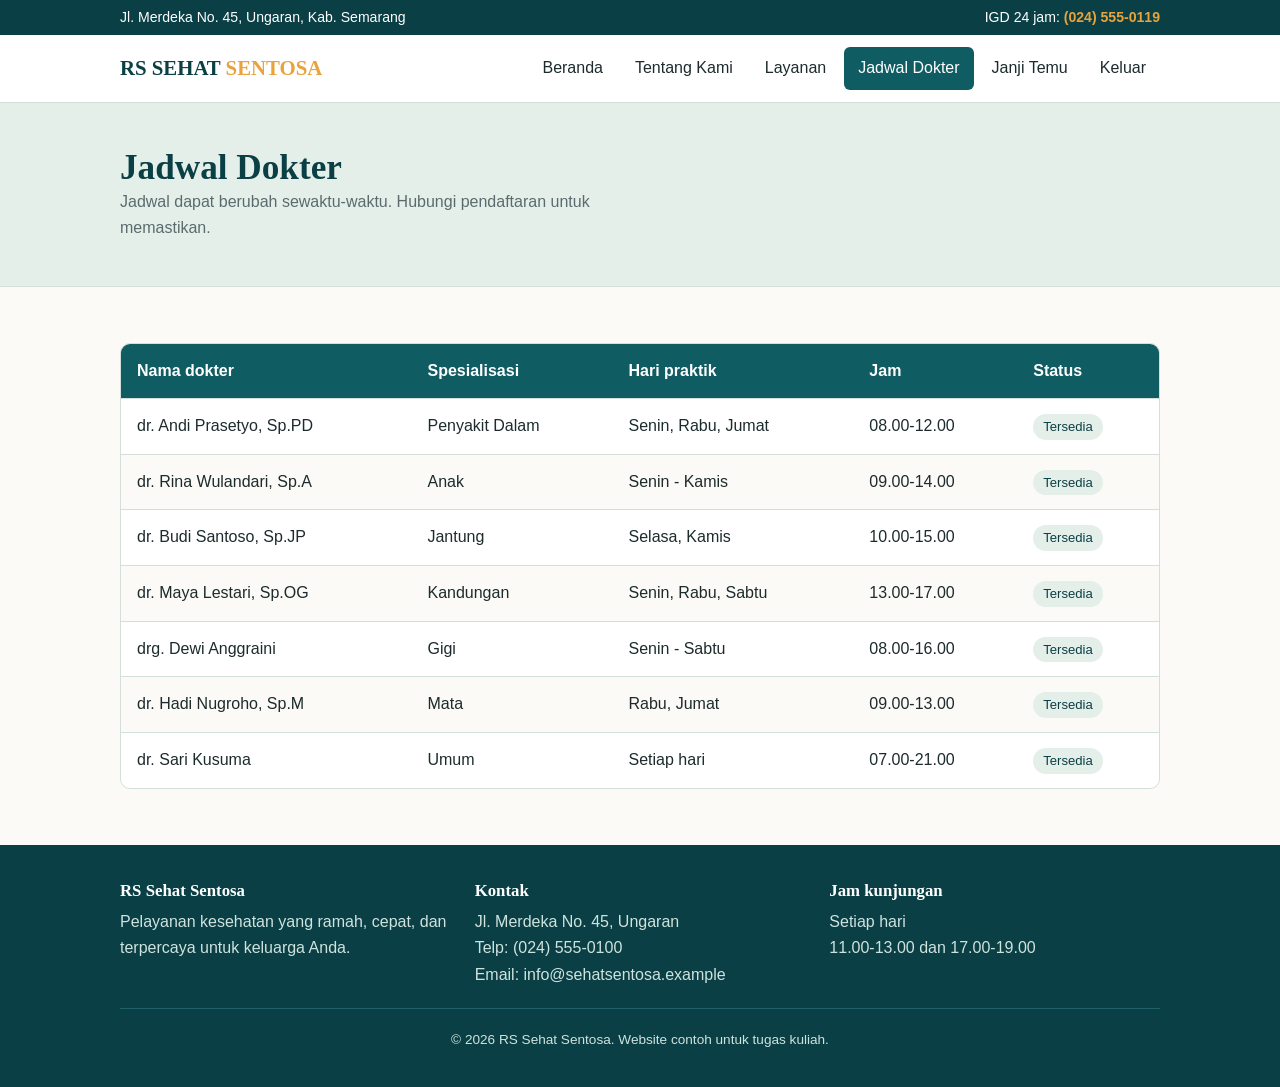
<file: dokter.html>
<!DOCTYPE html>
<html lang="id">
<head>
<meta charset="UTF-8">
<meta name="viewport" content="width=device-width, initial-scale=1">
<title>Jadwal Dokter - RS SEHAT SENTOSA</title>
<link rel="stylesheet" href="style.css">
</head>
<body>
<div class="topbar"><div class="wrap"><span>Jl. Merdeka No. 45, Ungaran, Kab. Semarang</span><span>IGD 24 jam: <strong>(024) 555-0119</strong></span></div></div>
<header class="navbar"><div class="wrap">
<a class="brand" href="index.html">RS SEHAT <span>SENTOSA</span></a>
<nav><ul class="menu"><li><a href="index.html">Beranda</a></li><li><a href="tentang.html">Tentang Kami</a></li><li><a href="layanan.html">Layanan</a></li><li><a href="dokter.html" class="aktif">Jadwal Dokter</a></li><li><a href="kontak.html">Janji Temu</a></li><li><a href="login.html">Keluar</a></li></ul></nav>
</div></header>
<main>
<div class="judul-halaman"><div class="wrap"><h1>Jadwal Dokter</h1><p>Jadwal dapat berubah sewaktu-waktu. Hubungi pendaftaran untuk memastikan.</p></div></div>
<section class="blok"><div class="wrap"><div class="bungkus-tabel"><table>
<thead><tr><th>Nama dokter</th><th>Spesialisasi</th><th>Hari praktik</th><th>Jam</th><th>Status</th></tr></thead>
<tbody>
<tr><td>dr. Andi Prasetyo, Sp.PD</td><td>Penyakit Dalam</td><td>Senin, Rabu, Jumat</td><td>08.00-12.00</td><td><span class="status">Tersedia</span></td></tr>
<tr><td>dr. Rina Wulandari, Sp.A</td><td>Anak</td><td>Senin - Kamis</td><td>09.00-14.00</td><td><span class="status">Tersedia</span></td></tr>
<tr><td>dr. Budi Santoso, Sp.JP</td><td>Jantung</td><td>Selasa, Kamis</td><td>10.00-15.00</td><td><span class="status">Tersedia</span></td></tr>
<tr><td>dr. Maya Lestari, Sp.OG</td><td>Kandungan</td><td>Senin, Rabu, Sabtu</td><td>13.00-17.00</td><td><span class="status">Tersedia</span></td></tr>
<tr><td>drg. Dewi Anggraini</td><td>Gigi</td><td>Senin - Sabtu</td><td>08.00-16.00</td><td><span class="status">Tersedia</span></td></tr>
<tr><td>dr. Hadi Nugroho, Sp.M</td><td>Mata</td><td>Rabu, Jumat</td><td>09.00-13.00</td><td><span class="status">Tersedia</span></td></tr>
<tr><td>dr. Sari Kusuma</td><td>Umum</td><td>Setiap hari</td><td>07.00-21.00</td><td><span class="status">Tersedia</span></td></tr>
</tbody></table></div></div></section>
</main><footer><div class="wrap">
<div><h3>RS Sehat Sentosa</h3><p>Pelayanan kesehatan yang ramah, cepat, dan terpercaya untuk keluarga Anda.</p></div>
<div><h3>Kontak</h3><p>Jl. Merdeka No. 45, Ungaran<br>Telp: (024) 555-0100<br>Email: info@sehatsentosa.example</p></div>
<div><h3>Jam kunjungan</h3><p>Setiap hari<br>11.00-13.00 dan 17.00-19.00</p></div>
</div><div class="wrap"><p class="hak-cipta">&copy; 2026 RS Sehat Sentosa. Website contoh untuk tugas kuliah.</p></div></footer>
</body>
</html>
</file>
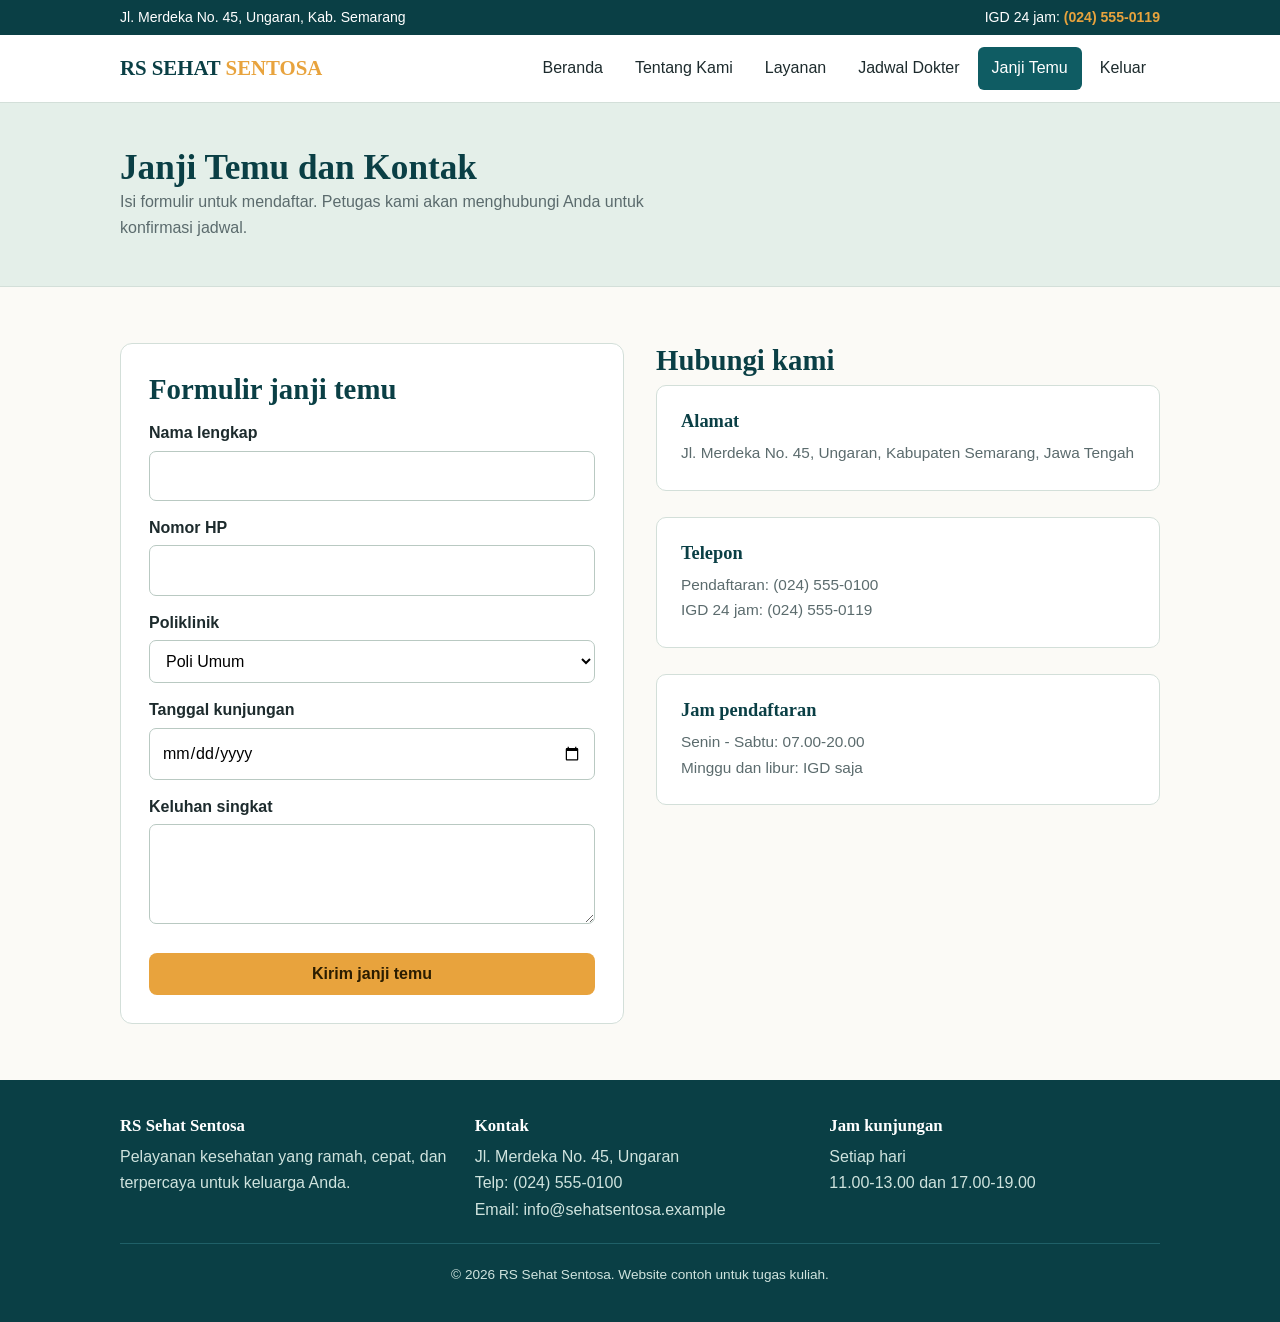
<file: kontak.html>
<!DOCTYPE html>
<html lang="id">
<head>
<meta charset="UTF-8">
<meta name="viewport" content="width=device-width, initial-scale=1">
<title>Janji Temu - RS SEHAT SENTOSA</title>
<link rel="stylesheet" href="style.css">
</head>
<body>
<div class="topbar"><div class="wrap"><span>Jl. Merdeka No. 45, Ungaran, Kab. Semarang</span><span>IGD 24 jam: <strong>(024) 555-0119</strong></span></div></div>
<header class="navbar"><div class="wrap">
<a class="brand" href="index.html">RS SEHAT <span>SENTOSA</span></a>
<nav><ul class="menu"><li><a href="index.html">Beranda</a></li><li><a href="tentang.html">Tentang Kami</a></li><li><a href="layanan.html">Layanan</a></li><li><a href="dokter.html">Jadwal Dokter</a></li><li><a href="kontak.html" class="aktif">Janji Temu</a></li><li><a href="login.html">Keluar</a></li></ul></nav>
</div></header>
<main>
<div class="judul-halaman"><div class="wrap"><h1>Janji Temu dan Kontak</h1><p>Isi formulir untuk mendaftar. Petugas kami akan menghubungi Anda untuk konfirmasi jadwal.</p></div></div>
<section class="blok"><div class="wrap dua-kolom">
<form class="form" action="kontak.html" method="get">
<h2>Formulir janji temu</h2>
<label for="nama">Nama lengkap</label><input type="text" id="nama" name="nama" required>
<label for="hp">Nomor HP</label><input type="tel" id="hp" name="hp" required>
<label for="poli">Poliklinik</label>
<select id="poli" name="poli"><option>Poli Umum</option><option>Poli Jantung</option><option>Poli Anak</option><option>Poli Kandungan</option><option>Poli Gigi</option><option>Poli Mata</option></select>
<label for="tanggal">Tanggal kunjungan</label><input type="date" id="tanggal" name="tanggal" required>
<label for="keluhan">Keluhan singkat</label><textarea id="keluhan" name="keluhan"></textarea>
<button type="submit" class="tombol">Kirim janji temu</button>
</form>
<div><h2>Hubungi kami</h2>
<div class="kartu"><h3>Alamat</h3><p>Jl. Merdeka No. 45, Ungaran, Kabupaten Semarang, Jawa Tengah</p></div><br>
<div class="kartu"><h3>Telepon</h3><p>Pendaftaran: (024) 555-0100<br>IGD 24 jam: (024) 555-0119</p></div><br>
<div class="kartu"><h3>Jam pendaftaran</h3><p>Senin - Sabtu: 07.00-20.00<br>Minggu dan libur: IGD saja</p></div>
</div></div></section>
</main><footer><div class="wrap">
<div><h3>RS Sehat Sentosa</h3><p>Pelayanan kesehatan yang ramah, cepat, dan terpercaya untuk keluarga Anda.</p></div>
<div><h3>Kontak</h3><p>Jl. Merdeka No. 45, Ungaran<br>Telp: (024) 555-0100<br>Email: info@sehatsentosa.example</p></div>
<div><h3>Jam kunjungan</h3><p>Setiap hari<br>11.00-13.00 dan 17.00-19.00</p></div>
</div><div class="wrap"><p class="hak-cipta">&copy; 2026 RS Sehat Sentosa. Website contoh untuk tugas kuliah.</p></div></footer>
</body>
</html>
</file>
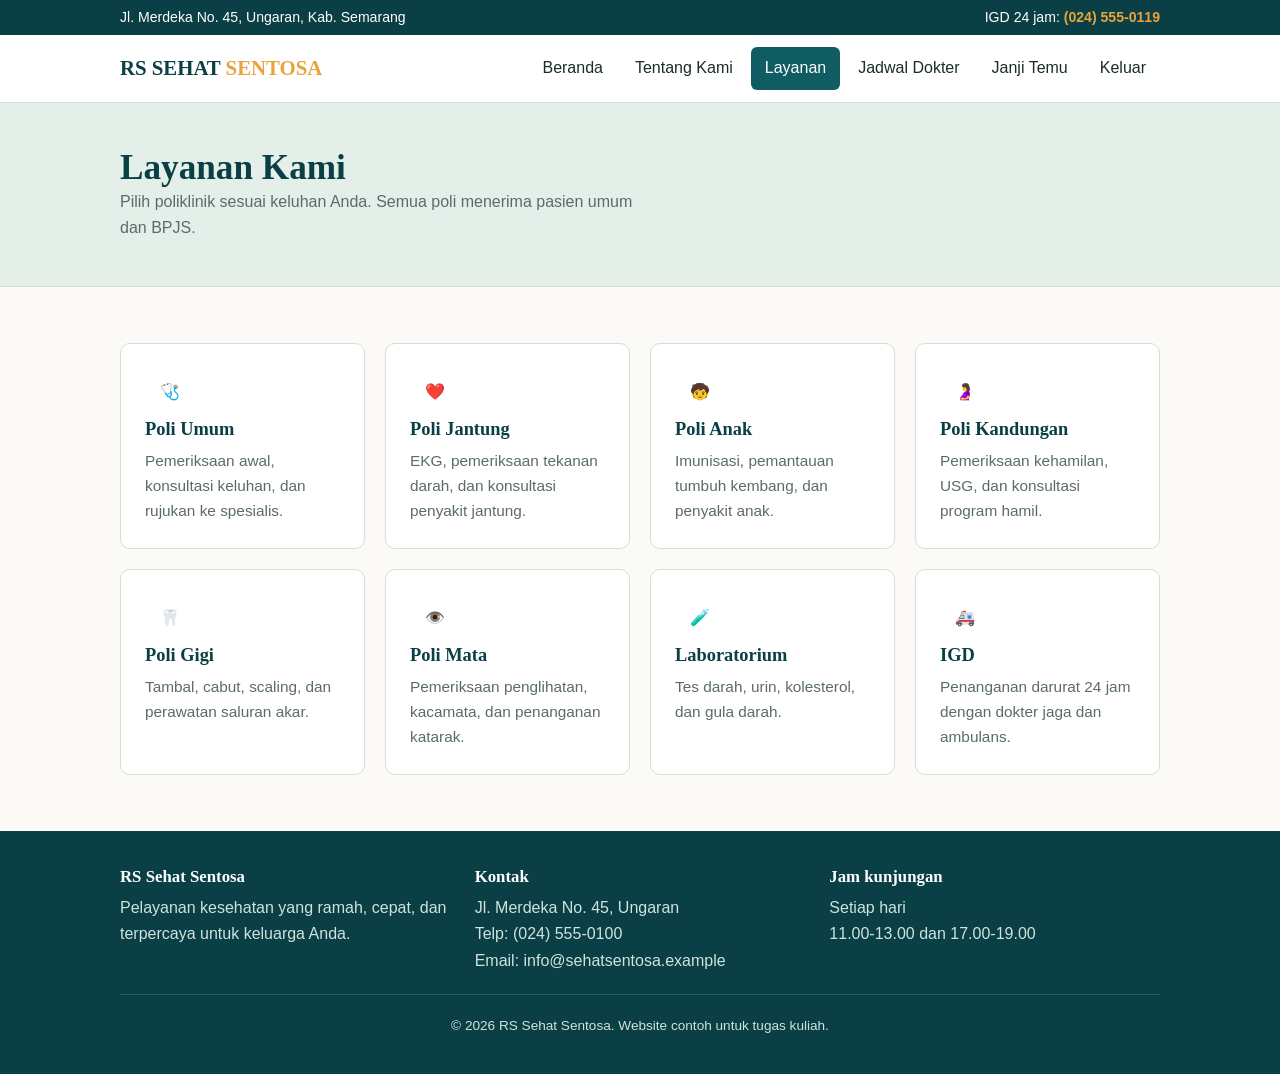
<file: layanan.html>
<!DOCTYPE html>
<html lang="id">
<head>
<meta charset="UTF-8">
<meta name="viewport" content="width=device-width, initial-scale=1">
<title>Layanan - RS SEHAT SENTOSA</title>
<link rel="stylesheet" href="style.css">
</head>
<body>
<div class="topbar"><div class="wrap"><span>Jl. Merdeka No. 45, Ungaran, Kab. Semarang</span><span>IGD 24 jam: <strong>(024) 555-0119</strong></span></div></div>
<header class="navbar"><div class="wrap">
<a class="brand" href="index.html">RS SEHAT <span>SENTOSA</span></a>
<nav><ul class="menu"><li><a href="index.html">Beranda</a></li><li><a href="tentang.html">Tentang Kami</a></li><li><a href="layanan.html" class="aktif">Layanan</a></li><li><a href="dokter.html">Jadwal Dokter</a></li><li><a href="kontak.html">Janji Temu</a></li><li><a href="login.html">Keluar</a></li></ul></nav>
</div></header>
<main>
<div class="judul-halaman"><div class="wrap"><h1>Layanan Kami</h1><p>Pilih poliklinik sesuai keluhan Anda. Semua poli menerima pasien umum dan BPJS.</p></div></div>
<section class="blok"><div class="wrap"><div class="grid">
<div class="kartu"><div class="ikon">🩺</div><h3>Poli Umum</h3><p>Pemeriksaan awal, konsultasi keluhan, dan rujukan ke spesialis.</p></div>
<div class="kartu"><div class="ikon">❤️</div><h3>Poli Jantung</h3><p>EKG, pemeriksaan tekanan darah, dan konsultasi penyakit jantung.</p></div>
<div class="kartu"><div class="ikon">🧒</div><h3>Poli Anak</h3><p>Imunisasi, pemantauan tumbuh kembang, dan penyakit anak.</p></div>
<div class="kartu"><div class="ikon">🤰</div><h3>Poli Kandungan</h3><p>Pemeriksaan kehamilan, USG, dan konsultasi program hamil.</p></div>
<div class="kartu"><div class="ikon">🦷</div><h3>Poli Gigi</h3><p>Tambal, cabut, scaling, dan perawatan saluran akar.</p></div>
<div class="kartu"><div class="ikon">👁️</div><h3>Poli Mata</h3><p>Pemeriksaan penglihatan, kacamata, dan penanganan katarak.</p></div>
<div class="kartu"><div class="ikon">🧪</div><h3>Laboratorium</h3><p>Tes darah, urin, kolesterol, dan gula darah.</p></div>
<div class="kartu"><div class="ikon">🚑</div><h3>IGD</h3><p>Penanganan darurat 24 jam dengan dokter jaga dan ambulans.</p></div>
</div></div></section>
</main><footer><div class="wrap">
<div><h3>RS Sehat Sentosa</h3><p>Pelayanan kesehatan yang ramah, cepat, dan terpercaya untuk keluarga Anda.</p></div>
<div><h3>Kontak</h3><p>Jl. Merdeka No. 45, Ungaran<br>Telp: (024) 555-0100<br>Email: info@sehatsentosa.example</p></div>
<div><h3>Jam kunjungan</h3><p>Setiap hari<br>11.00-13.00 dan 17.00-19.00</p></div>
</div><div class="wrap"><p class="hak-cipta">&copy; 2026 RS Sehat Sentosa. Website contoh untuk tugas kuliah.</p></div></footer>
</body>
</html>
</file>
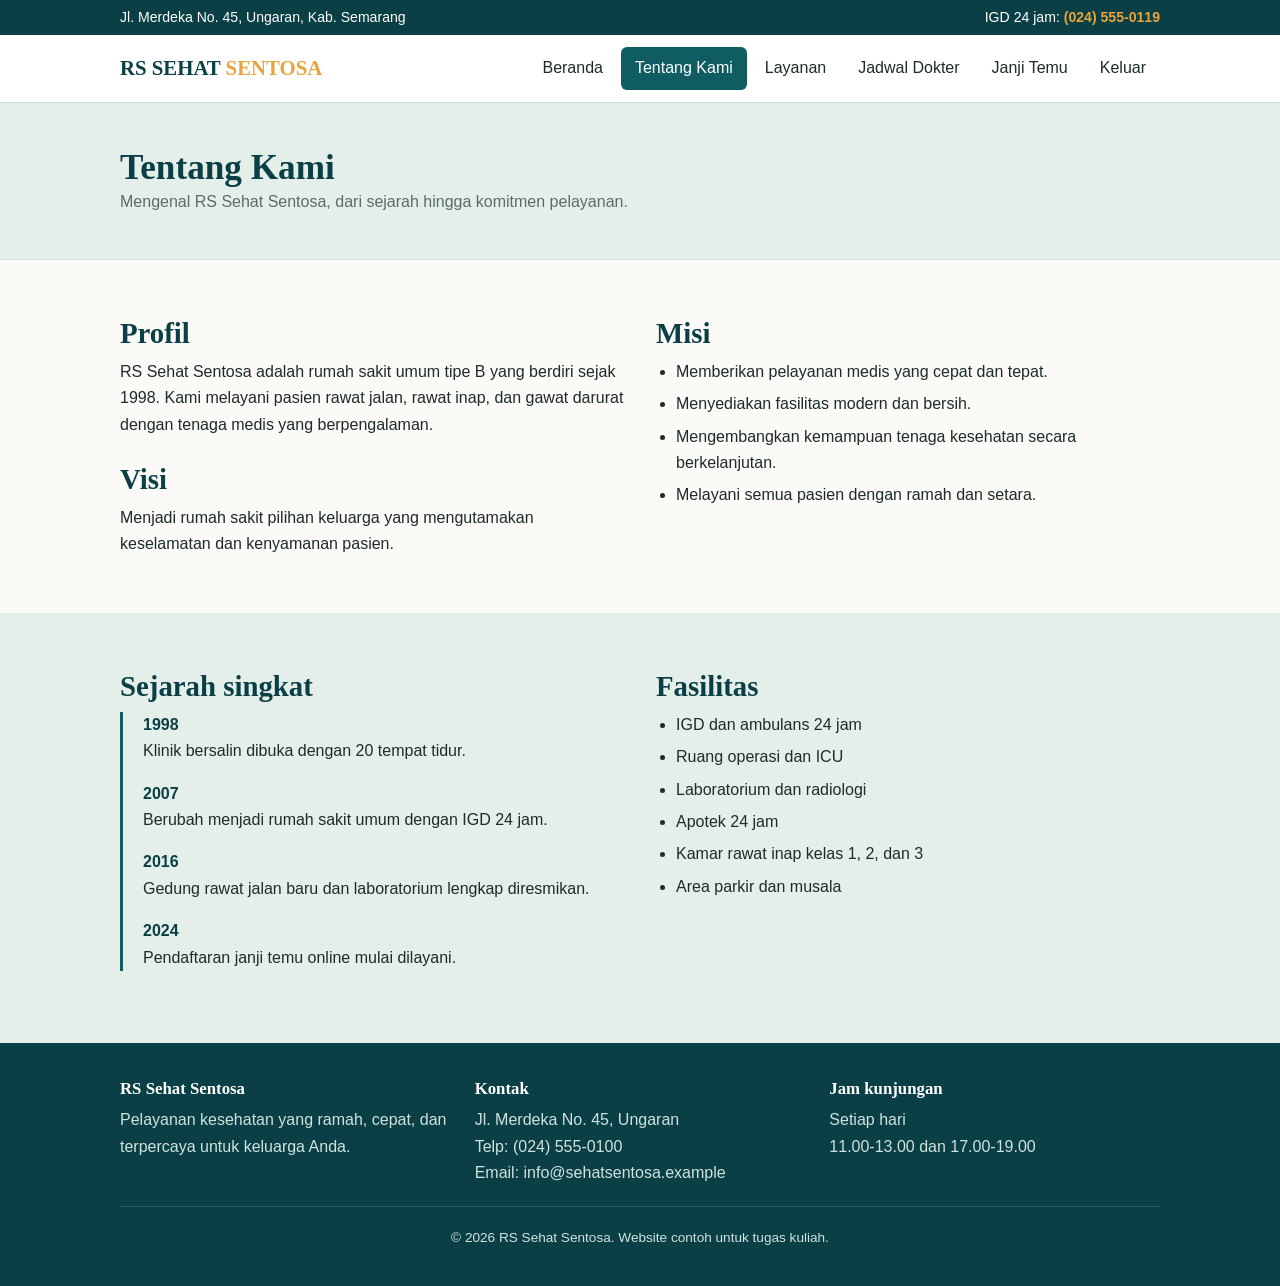
<file: tentang.html>
<!DOCTYPE html>
<html lang="id">
<head>
<meta charset="UTF-8">
<meta name="viewport" content="width=device-width, initial-scale=1">
<title>Tentang Kami - RS SEHAT SENTOSA</title>
<link rel="stylesheet" href="style.css">
</head>
<body>
<div class="topbar"><div class="wrap"><span>Jl. Merdeka No. 45, Ungaran, Kab. Semarang</span><span>IGD 24 jam: <strong>(024) 555-0119</strong></span></div></div>
<header class="navbar"><div class="wrap">
<a class="brand" href="index.html">RS SEHAT <span>SENTOSA</span></a>
<nav><ul class="menu"><li><a href="index.html">Beranda</a></li><li><a href="tentang.html" class="aktif">Tentang Kami</a></li><li><a href="layanan.html">Layanan</a></li><li><a href="dokter.html">Jadwal Dokter</a></li><li><a href="kontak.html">Janji Temu</a></li><li><a href="login.html">Keluar</a></li></ul></nav>
</div></header>
<main>
<div class="judul-halaman"><div class="wrap"><h1>Tentang Kami</h1><p>Mengenal RS Sehat Sentosa, dari sejarah hingga komitmen pelayanan.</p></div></div>
<section class="blok"><div class="wrap dua-kolom">
<div><h2>Profil</h2>
<p>RS Sehat Sentosa adalah rumah sakit umum tipe B yang berdiri sejak 1998. Kami melayani pasien rawat jalan, rawat inap, dan gawat darurat dengan tenaga medis yang berpengalaman.</p>
<h2 class="judul-kecil">Visi</h2>
<p>Menjadi rumah sakit pilihan keluarga yang mengutamakan keselamatan dan kenyamanan pasien.</p></div>
<div><h2>Misi</h2>
<ul class="daftar"><li>Memberikan pelayanan medis yang cepat dan tepat.</li><li>Menyediakan fasilitas modern dan bersih.</li><li>Mengembangkan kemampuan tenaga kesehatan secara berkelanjutan.</li><li>Melayani semua pasien dengan ramah dan setara.</li></ul></div>
</div></section>

<section class="blok alt"><div class="wrap dua-kolom">
<div><h2>Sejarah singkat</h2>
<ul class="timeline">
<li><b>1998</b><br>Klinik bersalin dibuka dengan 20 tempat tidur.</li>
<li><b>2007</b><br>Berubah menjadi rumah sakit umum dengan IGD 24 jam.</li>
<li><b>2016</b><br>Gedung rawat jalan baru dan laboratorium lengkap diresmikan.</li>
<li><b>2024</b><br>Pendaftaran janji temu online mulai dilayani.</li></ul></div>
<div><h2>Fasilitas</h2>
<ul class="daftar"><li>IGD dan ambulans 24 jam</li><li>Ruang operasi dan ICU</li><li>Laboratorium dan radiologi</li><li>Apotek 24 jam</li><li>Kamar rawat inap kelas 1, 2, dan 3</li><li>Area parkir dan musala</li></ul></div>
</div></section>
</main><footer><div class="wrap">
<div><h3>RS Sehat Sentosa</h3><p>Pelayanan kesehatan yang ramah, cepat, dan terpercaya untuk keluarga Anda.</p></div>
<div><h3>Kontak</h3><p>Jl. Merdeka No. 45, Ungaran<br>Telp: (024) 555-0100<br>Email: info@sehatsentosa.example</p></div>
<div><h3>Jam kunjungan</h3><p>Setiap hari<br>11.00-13.00 dan 17.00-19.00</p></div>
</div><div class="wrap"><p class="hak-cipta">&copy; 2026 RS Sehat Sentosa. Website contoh untuk tugas kuliah.</p></div></footer>
</body>
</html>
</file>
<file: style.css>
:root{--teal:#0f5c63;--teal-dark:#0a3f45;--sage:#e4efe9;--paper:#fbfaf6;--amber:#e8a33d;--ink:#1d2b2d;--muted:#5b6b6d;--line:#d3dfd9}
*{box-sizing:border-box;margin:0;padding:0}
html{scroll-behavior:smooth}
body{font-family:"Segoe UI",Roboto,Arial,sans-serif;color:var(--ink);background:var(--paper);line-height:1.65}
h1,h2,h3{font-family:Georgia,"Times New Roman",serif;line-height:1.2;color:var(--teal-dark)}
a{color:var(--teal)}
:focus-visible{outline:3px solid var(--amber);outline-offset:2px}
.wrap{max-width:1080px;margin:0 auto;padding:0 20px}

/* Navbar */
.topbar{background:var(--teal-dark);color:#fff;font-size:.88rem;padding:6px 0}
.topbar .wrap{display:flex;justify-content:space-between;flex-wrap:wrap;gap:6px}
.topbar strong{color:var(--amber)}
.navbar{background:#fff;border-bottom:1px solid var(--line);position:sticky;top:0;z-index:10}
.navbar .wrap{display:flex;align-items:center;justify-content:space-between;flex-wrap:wrap;gap:8px;padding-top:12px;padding-bottom:12px}
.brand{font-family:Georgia,serif;font-size:1.3rem;font-weight:bold;color:var(--teal-dark);text-decoration:none}
.brand span{color:var(--amber)}
.menu{display:flex;flex-wrap:wrap;gap:4px;list-style:none}
.menu a{display:block;padding:8px 14px;border-radius:6px;text-decoration:none;color:var(--ink);font-weight:500}
.menu a:hover{background:var(--sage)}
.menu a.aktif{background:var(--teal);color:#fff}

/* Hero */
.hero{background:linear-gradient(120deg,var(--teal-dark),var(--teal));color:#fff;padding:70px 0}
.hero .wrap{display:grid;grid-template-columns:1.4fr 1fr;gap:40px;align-items:center}
.hero h1{color:#fff;font-size:2.6rem;margin-bottom:16px}
.hero p{max-width:52ch;margin-bottom:24px;color:#d9ece8}
.igd{background:#fff;color:var(--ink);border-radius:12px;padding:28px;border-left:8px solid var(--amber)}
.igd h2{font-size:1.1rem;margin-bottom:6px}
.igd .nomor{font-family:Georgia,serif;font-size:2.6rem;font-weight:bold;color:var(--teal-dark);line-height:1.1}
.igd p{color:var(--muted);margin:6px 0 0;font-size:.95rem}
.tombol{display:inline-block;background:var(--amber);color:#2b1d00;padding:12px 26px;border-radius:8px;font-weight:600;text-decoration:none;border:0;font-size:1rem;cursor:pointer}
.tombol:hover{background:#f0b34f}

.judul-halaman{background:var(--sage);padding:44px 0;border-bottom:1px solid var(--line)}
.judul-halaman h1{font-size:2.2rem}
.judul-halaman p{color:var(--muted);max-width:60ch}

/* Section */
section.blok{padding:56px 0}
section.alt{background:var(--sage)}
.blok h2{font-size:1.8rem;margin-bottom:8px}
.blok .intro{color:var(--muted);margin-bottom:28px;max-width:62ch}
.grid{display:grid;grid-template-columns:repeat(auto-fit,minmax(240px,1fr));gap:20px}
.kartu{background:#fff;border:1px solid var(--line);border-radius:10px;padding:24px}
.kartu h3{font-size:1.15rem;margin-bottom:8px}
.kartu p{color:var(--muted);font-size:.96rem}
.ikon {
  width: 50px;
  height: 50px;
  border-radius: 50%;
  display: flex;
  align-items: center;
  justify-content: center;
  overflow: hidden;
}

.ikon img {
  width: 100%;
  height: 100%;              
  object-fit: contain;
}
.dua-kolom{display:grid;grid-template-columns:1fr 1fr;gap:32px}
.angka{display:grid;grid-template-columns:repeat(auto-fit,minmax(150px,1fr));gap:16px;margin-top:28px}
.angka div{background:#fff;border:1px solid var(--line);border-radius:10px;padding:18px;text-align:center}
.angka b{display:block;font-family:Georgia,serif;font-size:1.9rem;color:var(--teal)}
.daftar{padding-left:20px}
.daftar li{margin-bottom:6px}
.timeline{border-left:3px solid var(--teal);padding-left:20px;list-style:none}
.timeline li{margin-bottom:16px}
.timeline b{color:var(--teal-dark)}

/* Tabel jadwal */
.bungkus-tabel{overflow-x:auto;background:#fff;border:1px solid var(--line);border-radius:10px}
table{width:100%;border-collapse:collapse;min-width:640px}
th,td{padding:14px 16px;text-align:left;border-bottom:1px solid var(--line)}
th{background:var(--teal);color:#fff;font-weight:600}
tr:last-child td{border-bottom:0}
tbody tr:nth-child(even){background:var(--paper)}
.status{display:inline-block;padding:2px 10px;border-radius:20px;font-size:.82rem;background:var(--sage);color:var(--teal-dark)}

/* Form */
.form{background:#fff;border:1px solid var(--line);border-radius:12px;padding:28px}
.form label{display:block;font-weight:600;margin:14px 0 4px}
.form input,.form select,.form textarea{width:100%;padding:11px 12px;border:1px solid #b9c9c2;border-radius:7px;font:inherit;background:#fff}
.form textarea{min-height:100px;resize:vertical}
.form .tombol{margin-top:20px;width:100%}
.pesan-error{display:none;background:#fdeaea;color:#8a1f1f;border:1px solid #e9b5b5;padding:10px 14px;border-radius:7px;margin-top:14px;font-size:.95rem}
.pesan-error.tampil{display:block}

/* Login */
.halaman-login{min-height:100vh;display:flex;align-items:center;justify-content:center;padding:24px;background:linear-gradient(120deg,var(--teal-dark),var(--teal))}
.login-box{display:grid;grid-template-columns:1fr 1fr;max-width:820px;width:100%;background:#fff;border-radius:14px;overflow:hidden}
.login-info{background:var(--sage);padding:40px 32px}
.login-info h1{font-size:1.8rem;margin-bottom:12px}
.login-info p{color:var(--muted)}
.login-form{padding:40px 32px}
.login-form h2{margin-bottom:4px}
.login-form .petunjuk{color:var(--muted);font-size:.9rem}

/* Footer */
footer{background:var(--teal-dark);color:#cfe3de;padding:36px 0;margin-top:0}
footer .wrap{display:grid;grid-template-columns:repeat(auto-fit,minmax(220px,1fr));gap:24px}
.grup-ikon-kontak {
  display: flex;
  gap: 10px;
  margin: 8px 0;
  display: flex;
}
.for-kontak {
    display: inline-block;
    width: 28px;
    height: 28px;
    border-radius: 50%;
    overflow: hidden;
    background-color: #ffffff;
}
.for-kontak img {
  width: 30px;
  height: 30px;
  object-fit: cover;
  transform: scale(1.4);
}
footer h3{color:#fff;font-size:1.05rem;margin-bottom:8px}
footer a{color:var(--amber);    
text-decoration:none;
}
.hak-cipta{text-align:center;font-size:.85rem;padding-top:20px;margin-top:20px;border-top:1px solid #1f6068}

/* Responsif */
@media (max-width:760px){
 .hero .wrap,.dua-kolom,.login-box{grid-template-columns:1fr}
 .hero h1{font-size:2rem}
 .hero{padding:44px 0}
 .menu a{padding:6px 10px;font-size:.92rem}
}
.judul-kecil{margin-top:24px}
.form-login .form{border:0;padding:0;margin-top:8px}
.menu a.menu-janji{background:var(--amber);color:#2b1d00;font-weight:600}
.menu a.menu-janji:hover,.menu a.menu-janji.aktif{background:#f0b34f;color:#2b1d00}
.ajakan{text-align:center}
.ajakan .intro{margin-left:auto;margin-right:auto}
</file>
